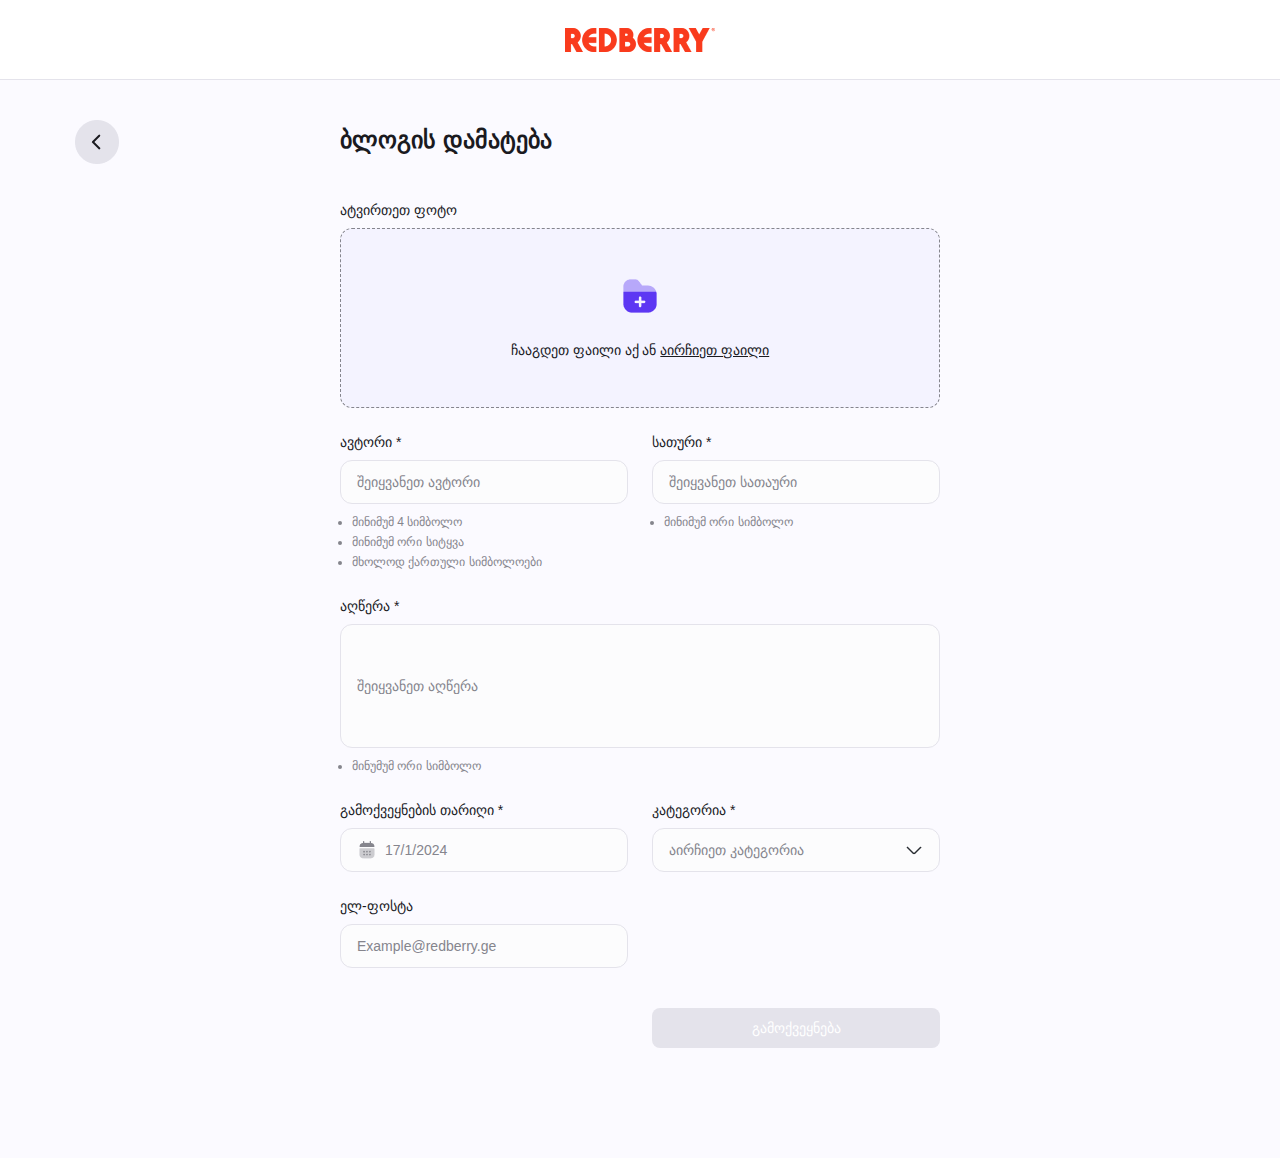
<file: pages/addNewBlog/addNewBlog.html>
<!DOCTYPE html>
<html lang="en">
  <head>
    <meta charset="UTF-8" />
    <meta name="viewport" content="width=device-width, initial-scale=1.0" />
    <link rel="stylesheet" href="../../common.css" />
    <link rel="stylesheet" href="addNewBlog.css" />
    <script src="addNewBlog.js" defer></script>
    <title>Add New Blog</title>
  </head>
  <body>
    <header>
      <img class="redberry" src="./images/LOGO-02 3.png" alt="redberry logo" />
    </header>
    <main>
      <img class="arrow" src="./images/Arrow.png" alt="arrow" />
      <div class="container">
        <h2>ბლოგის დამატება</h2>

        <div class="content">
          <div class="subdiv">
            <span class="text">ატვირთეთ ფოტო</span>
            <label for="input-file" id="drop-area">
              <input type="file" accept="image/*" id="input-file" hidden />
              <div id="image-view">
                <img
                  id="uploaded-image"
                  src="./images/folder-add.png"
                  alt="folder logo"
                />
                <p class="drop_file">
                  ჩააგდეთ ფაილი აქ ან
                  <span class="choose_file">აირჩიეთ ფაილი</span>
                </p>
              </div>
            </label>
          </div>

          <div class="two-div">
            <div class="subdiv">
              <p class="text">ავტორი *</p>
              <input
                type="text"
                class="author_ Input"
                placeholder="შეიყვანეთ ავტორი"
              />
              <ul>
                <li class="minFourSymbol">მინიმუმ 4 სიმბოლო</li>
                <li class="minTwoWord">მინიმუმ ორი სიტყვა</li>
                <li class="georgianSymbols">მხოლოდ ქართული სიმბოლოები</li>
              </ul>
            </div>

            <div class="subdiv">
              <p class="text">სათური *</p>
              <input
                type="text"
                class="title_ Input"
                placeholder="შეიყვანეთ სათაური"
              />
              <ul>
                <li class="minTwoSymbols">მინიმუმ ორი სიმბოლო</li>
              </ul>
            </div>
          </div>

          <div class="subdiv">
            <p class="text">აღწერა *</p>
            <input
              type="text"
              class="description_ Input"
              placeholder="შეიყვანეთ აღწერა"
            />
            <ul>
              <li class="minTwoSymbols">მინუმუმ ორი სიმბოლო</li>
            </ul>
          </div>

          <div class="two-div">
            <div class="subdiv">
              <p class="text">გამოქვეყნების თარიღი *</p>
              <input
                type="text"
                class="publish-date_ Input"
                placeholder="17/1/2024"
              />
            </div>

            <div class="subdiv">
              <p class="text">კატეგორია *</p>
              <div class="category_ Input">
                <p class="category">აირჩიეთ კატეგორია</p>
                <img
                  class="arrow-down"
                  src="./images/arrow-down.png"
                  alt="arrow-down"
                />
              </div>
              <div class="categories" hidden></div>
            </div>
          </div>

          <div class="subdiv">
            <p class="text">ელ-ფოსტა</p>
            <input
              type="text"
              class="imail_ Input"
              placeholder="Example@redberry.ge" 
            />
            <div class="imail-text">
              <img
                class="red-circle"
                src="./images/info-circle.png"
                alt="info circle"
              />
              <span class="imail_text"
                >მეილი უნდა მთავრდებოდეს @redberry.ge-ით</span
              >
            </div>
          </div>
        </div>

        <button id="upload">გამოქვეყნება</button>
      </div>
    </main>
  </body>
</html>
</file>
<file: common.css>
@import url("https://free.bboxtype.com/embedfonts/?family=FiraGO:400,500,700");

* {
  margin: 0;
  padding: 0;
  box-sizing: border-box;
}

body {
  font-family: "FiraGO", sans-serif;
}
</file>
<file: pages/addNewBlog/addNewBlog.css>
body {
  display: flex;
  flex-direction: column;
  justify-content: center;
  gap: 40px;
  background: #fbfaff;
}

header {
  height: 80px;
  border-bottom: 1px solid #e4e3eb;
  background: #fff;
  display: flex;
  justify-content: center;
  align-items: center;
}

main {
  display: flex;
  justify-content: center;
}

.arrow {
  width: 44px;
  height: 44px;
  position: absolute;
  left: 75px;
}

h2 {
  color: #1a1a1f;
  font-weight: 700;
  line-height: 40px;
}

.container {
  display: flex;
  flex-direction: column;
  gap: 40px;
  margin-bottom: 110px;
}

.content {
  display: flex;
  flex-direction: column;
  gap: 24px;
}

#image-view {
  width: 600px;
  height: 180px;
  border-radius: 12px;
  border: 1px dashed #85858d;
  background: #f4f3ff;
  display: flex;
  flex-direction: column;
  justify-content: center;
  align-items: center;
  gap: 24px;
}

.drop_file {
  color: #1a1a1f;
  font-size: 14px;
  font-weight: 400;
  line-height: 20px;
}

.choose_file {
  font-weight: 500;
  text-decoration-line: underline;
}

.two-div {
  display: flex;
  gap: 24px;
}

.subdiv {
  display: flex;
  flex-direction: column;
  gap: 8px;
}

.text {
  color: #1a1a1f;
  font-size: 14px;
  font-weight: 500;
  line-height: 20px;
}

.Input {
  width: 288px;
  height: 44px;
  border-radius: 12px;
  border: 1px solid #e4e3eb;
  background: #fcfcfd;
  padding-left: 16px;
}

.Input::placeholder {
  color: #85858d;
  font-size: 14px;
  font-weight: 400;
  line-height: 20px;
}

ul {
  color: #85858d;
  font-size: 12px;
  font-weight: 400;
  line-height: 20px;
  padding-left: 12px;
}

.description_ {
  width: 600px;
  height: 124px;
}

.publish-date_ {
  background-image: url(./images/calendar.png);
  background-repeat: no-repeat;
  background-position: 16px center;
}

.publish-date_::placeholder {
  padding-left: 28px;
}

.category_ {
  display: flex;
  align-items: center;
  overflow-y: hidden;
  gap: 100px;
}

.arrow-down {
  cursor: pointer;
}

#upload {
  display: flex;
  width: 288px;
  padding: 10px 20px;
  justify-content: center;
  align-items: center;
  border: none;
  border-radius: 8px;
  background: #e4e3eb;
  margin-left: 312px;

  color: #fff;
  font-size: 14px;
  font-weight: 500;
  line-height: 20px;
}

.imail-text {
  color: #ea1919;
  font-size: 12px;
  font-weight: 400;
  line-height: 20px;
  align-items: center;
  display: none;
}

.imail_text {
  width: 260px;
}

.red-circle {
  margin-bottom: 20px;
  margin-right: 8px;
}

.category {
  color: #85858d;
  font-size: 14px;
  font-weight: 400;
  line-height: 20px;
}
</file>
